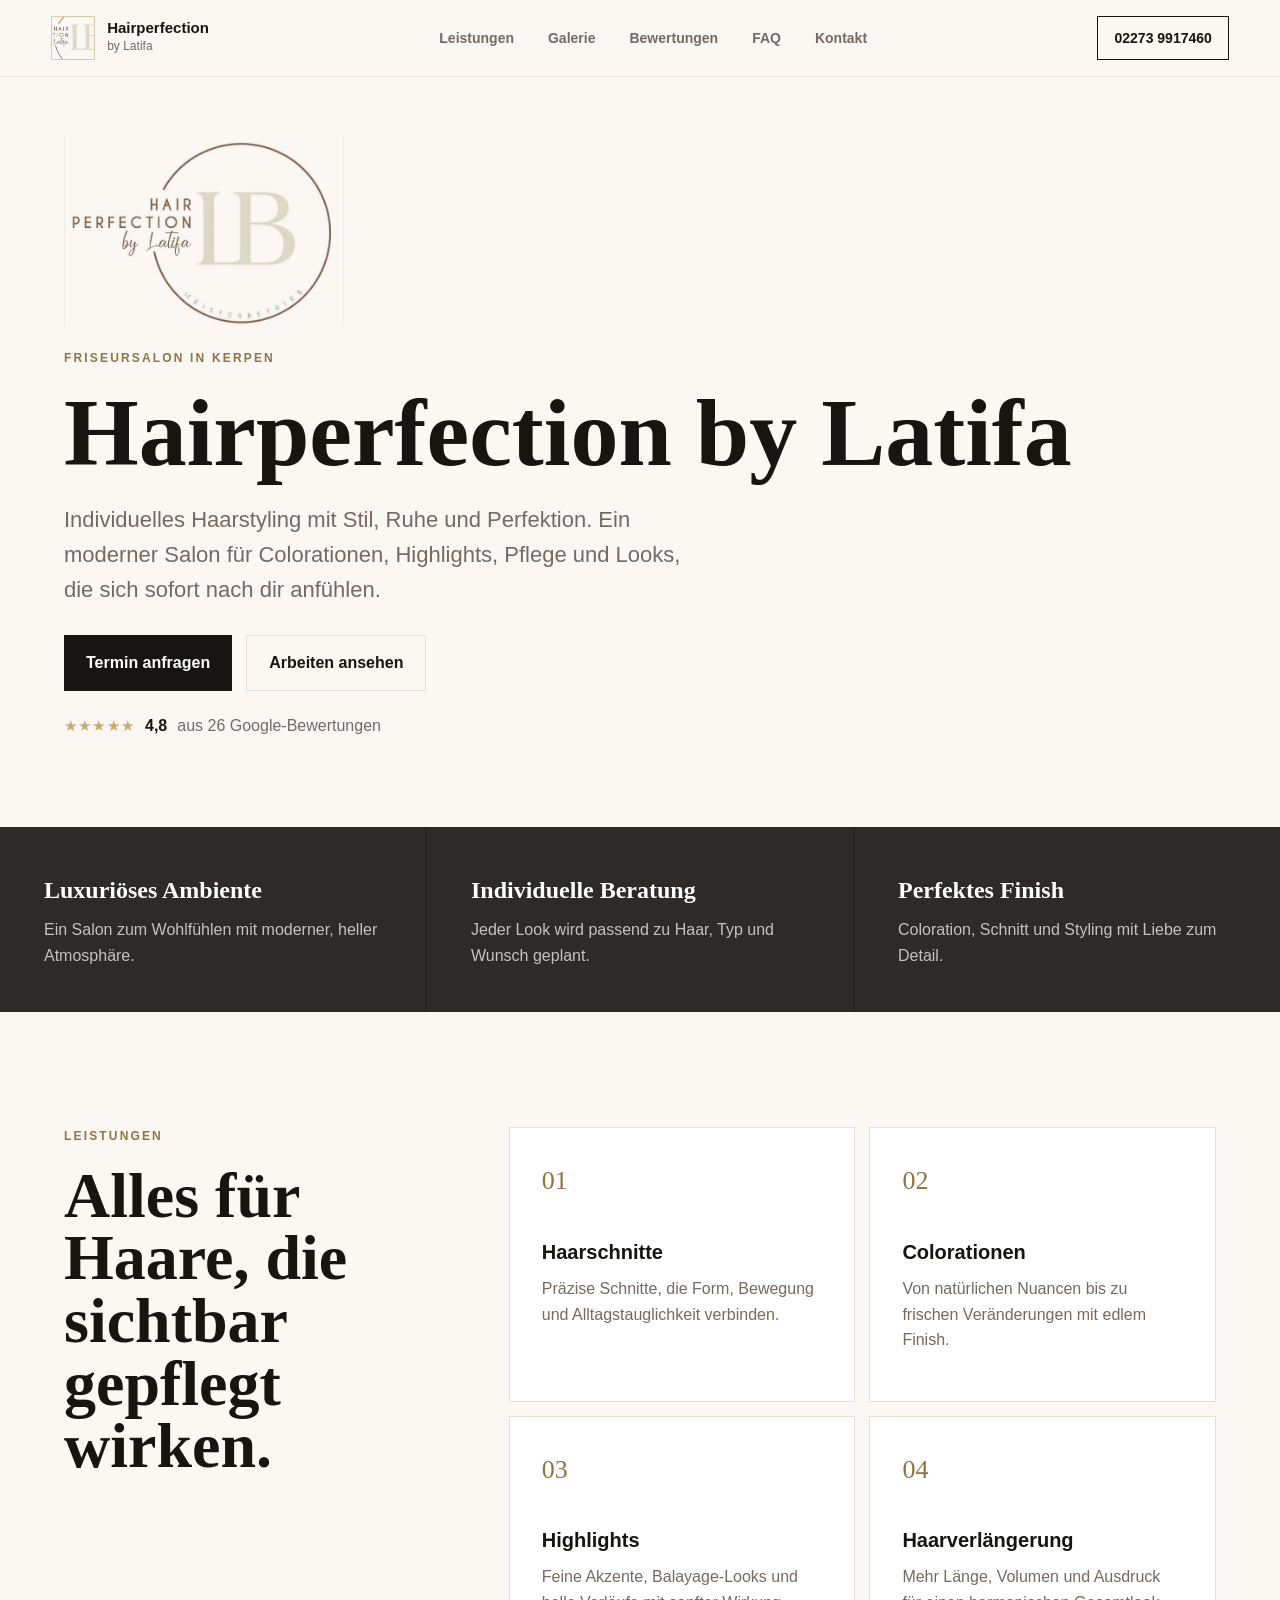
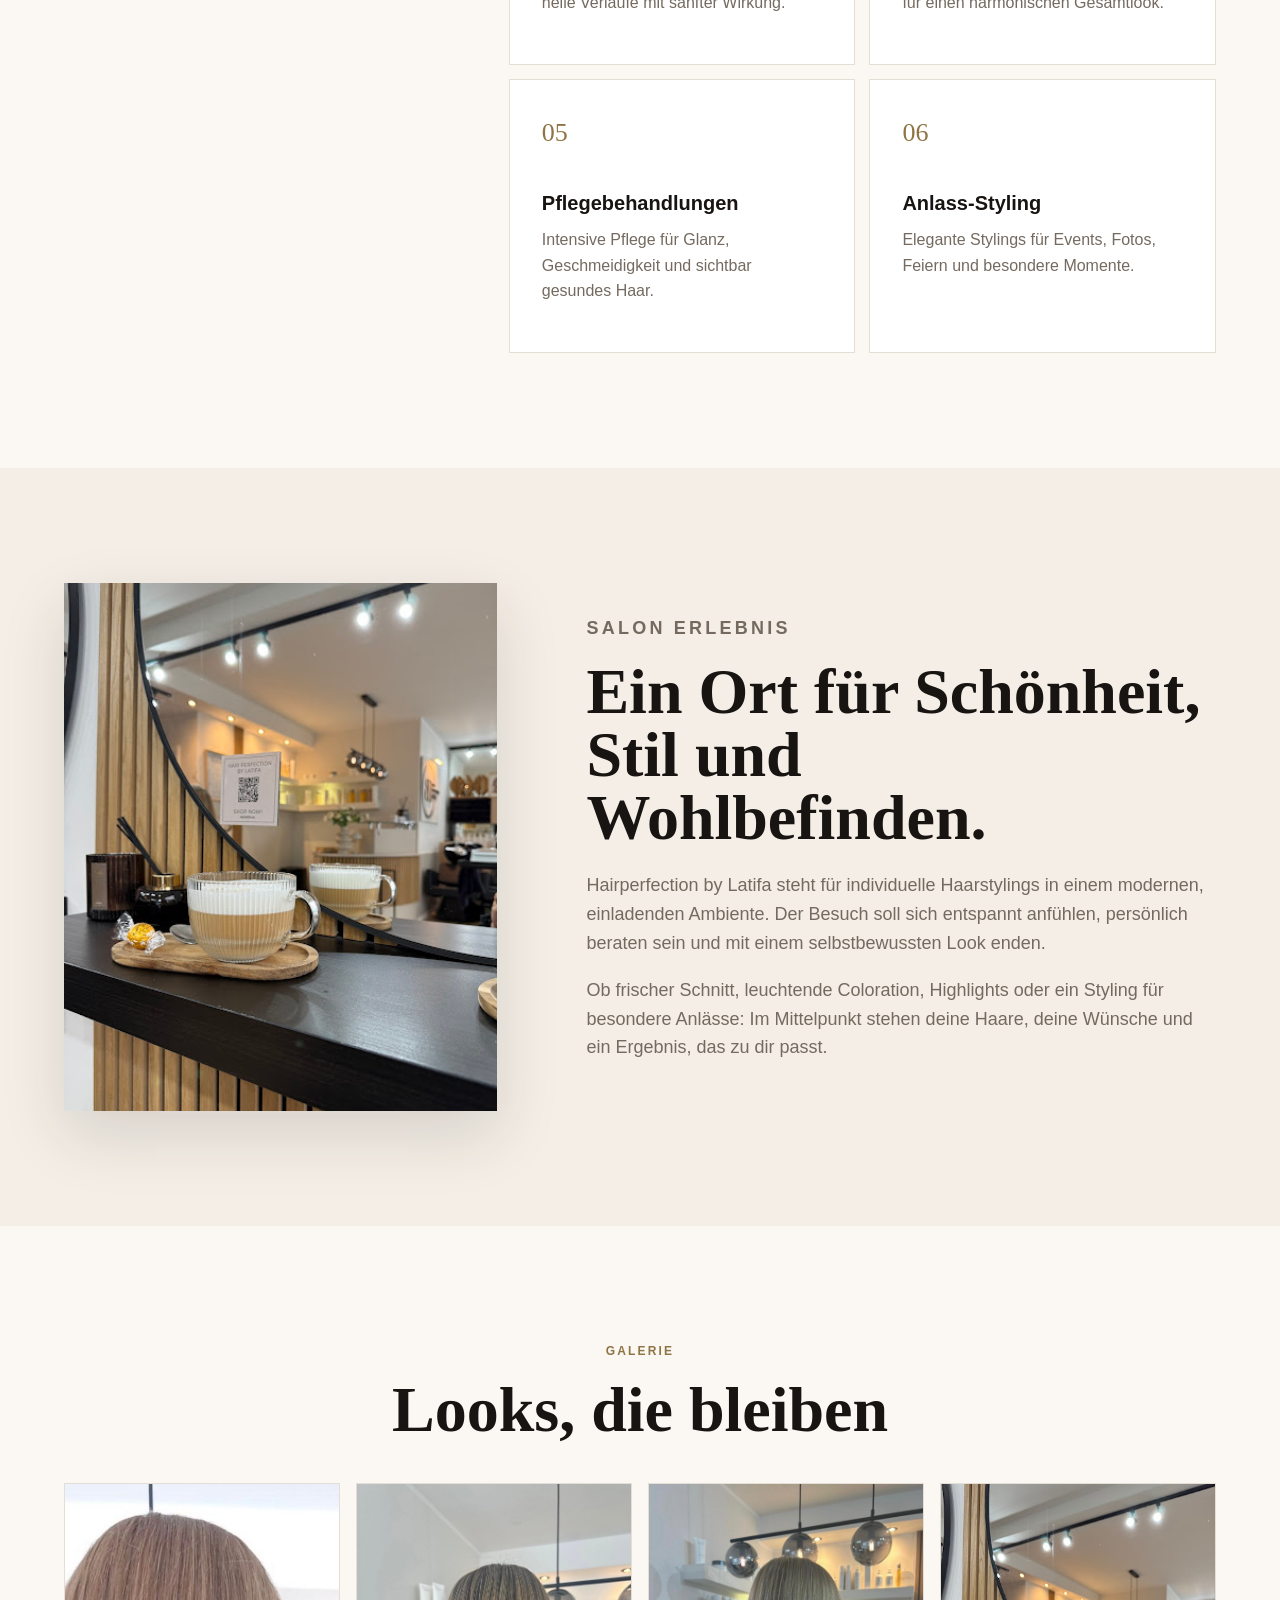
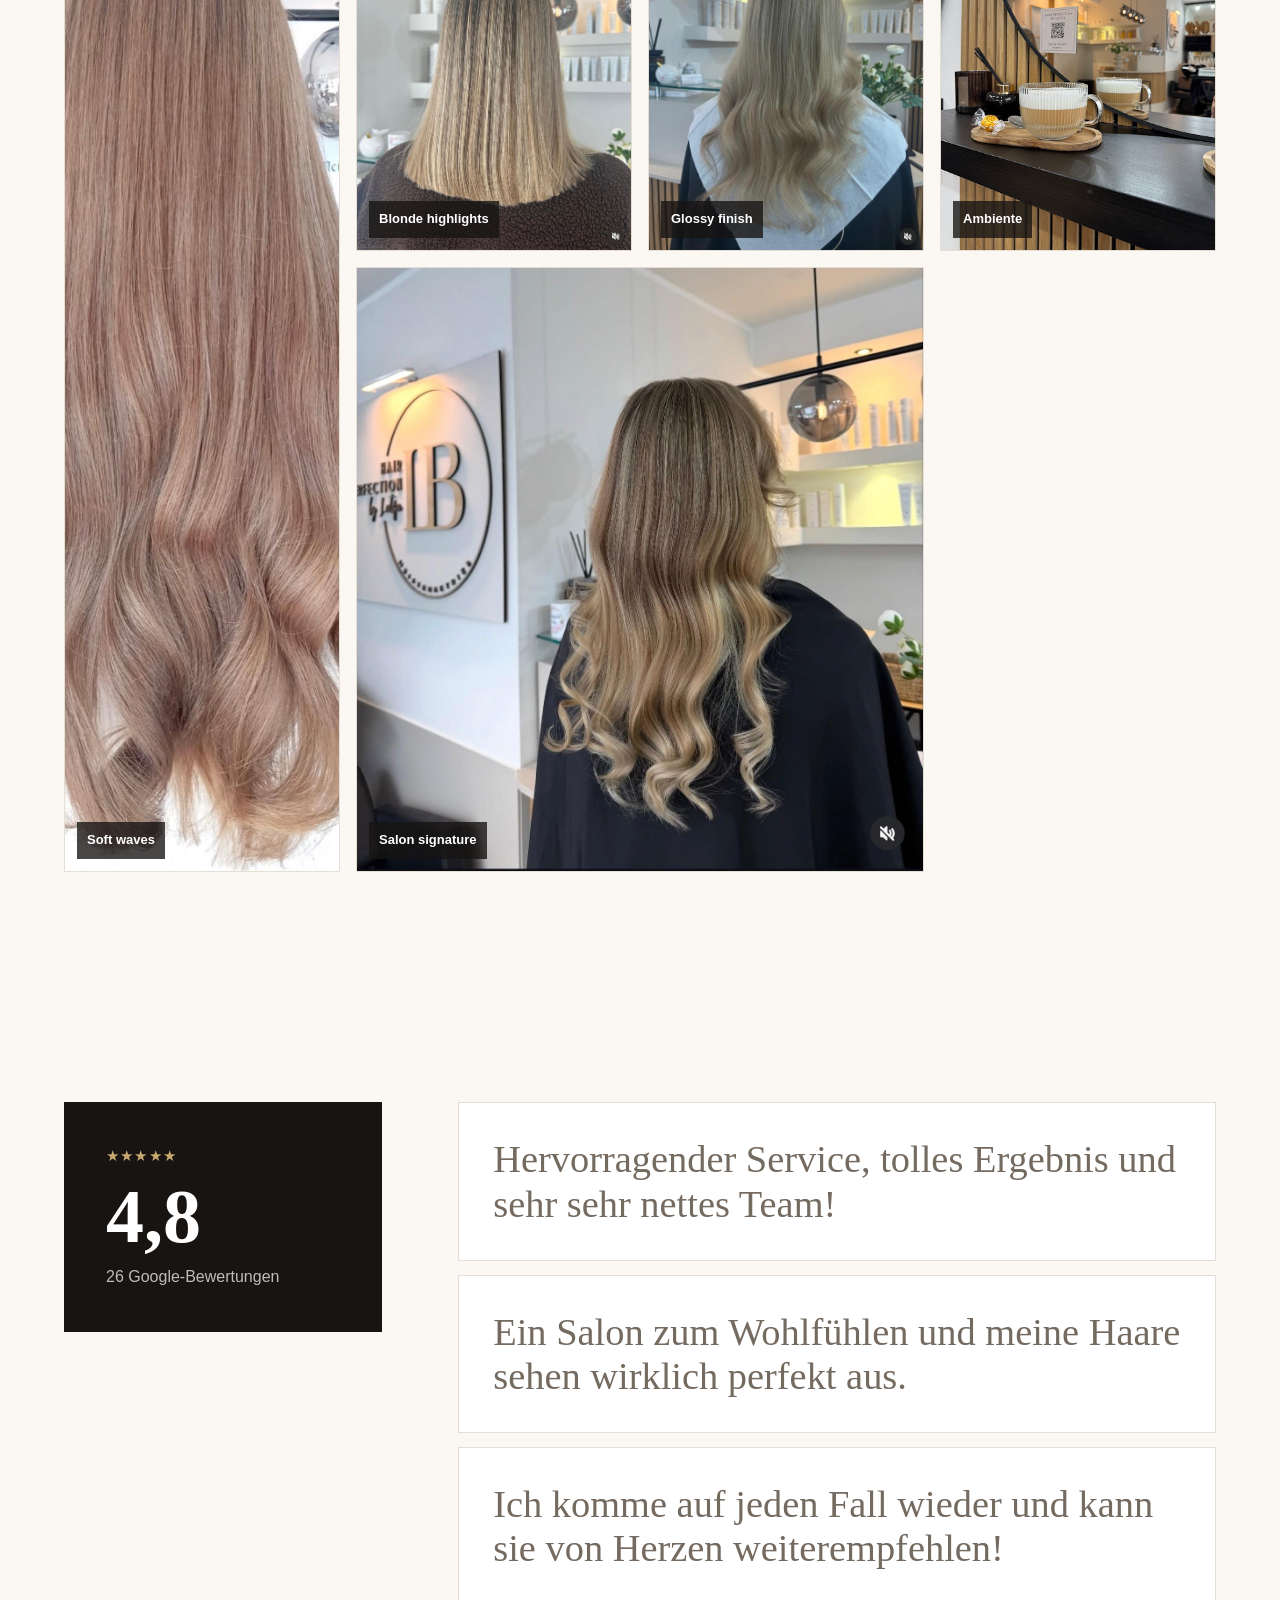
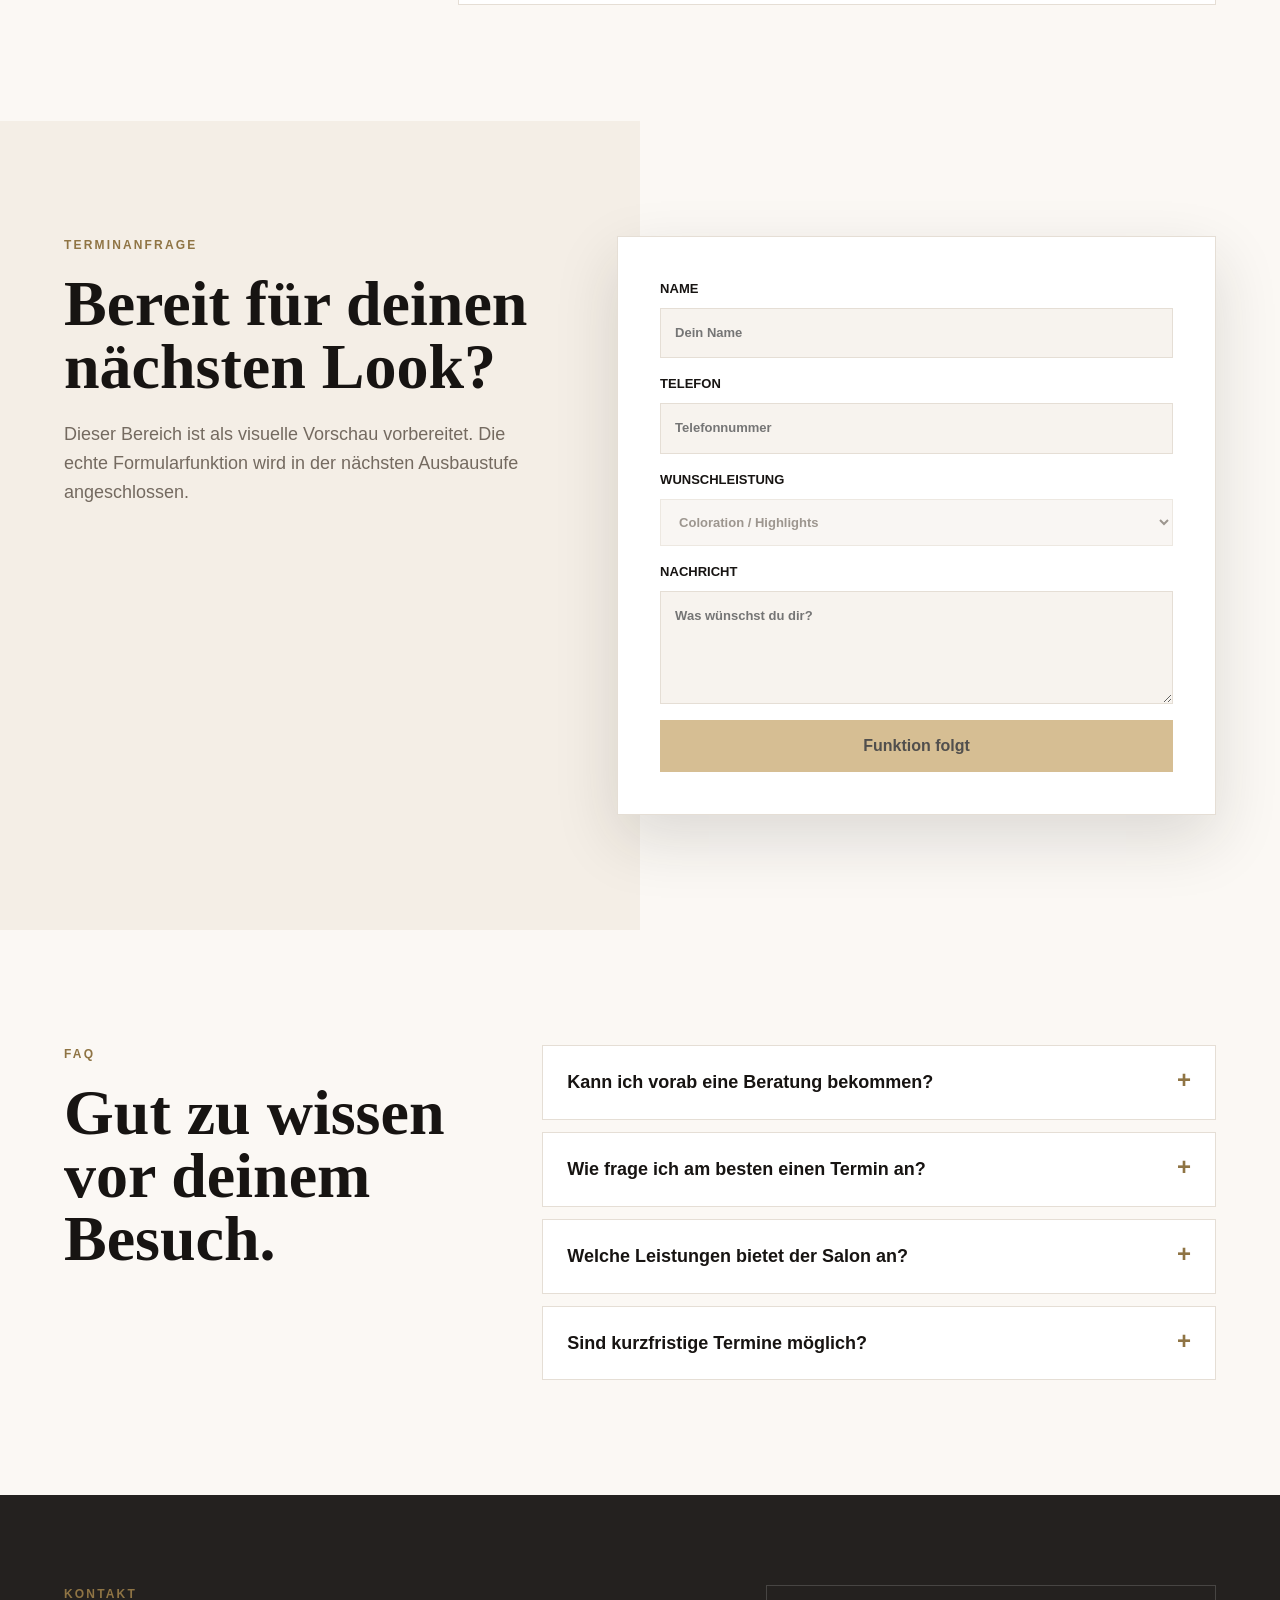
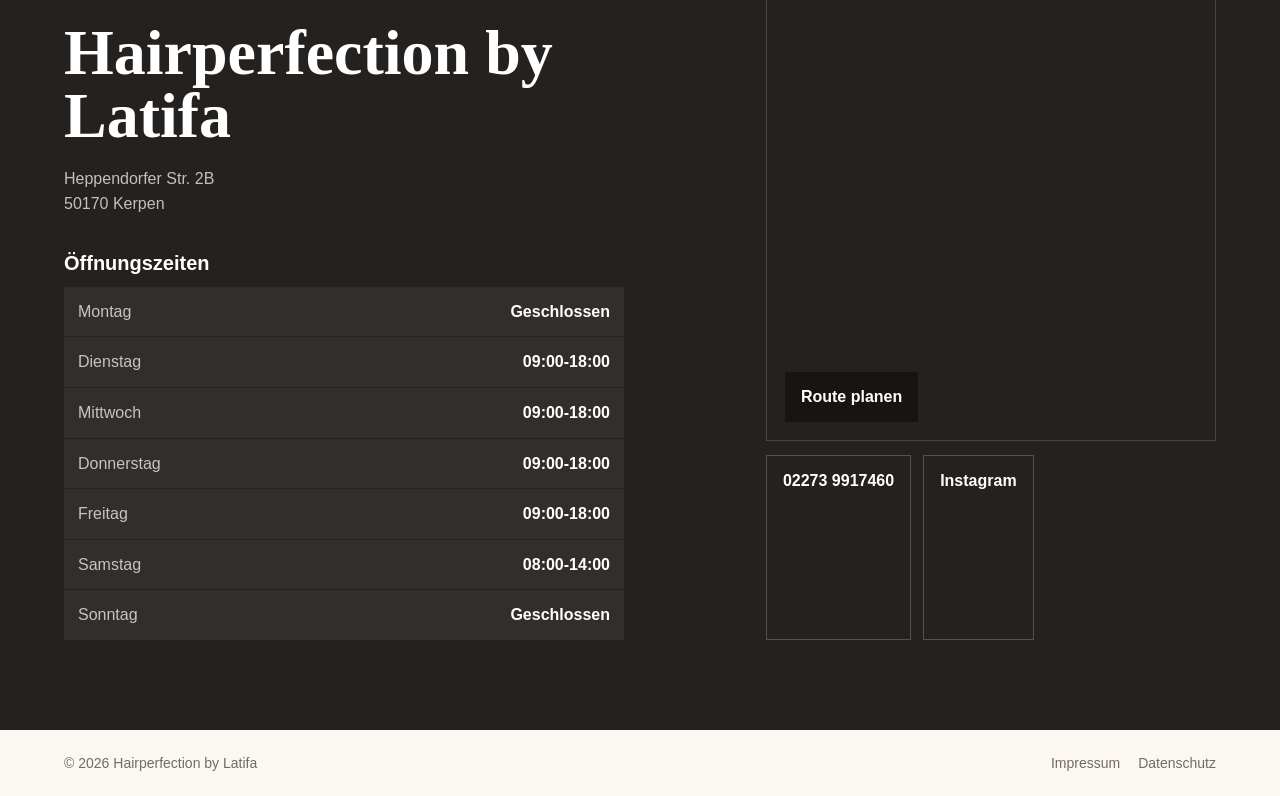
<file: index.html>
<!doctype html>
<html lang="de">
  <head>
    <meta charset="utf-8">
    <meta name="viewport" content="width=device-width, initial-scale=1">
    <meta
      name="description"
      content="Hairperfection by Latifa in Kerpen: individuelle Haarschnitte, Colorationen, Highlights, Haarverlängerungen, Pflegebehandlungen und Styling."
    >
    <title>Hairperfection by Latifa | Friseursalon in Kerpen</title>
    <link rel="stylesheet" href="styles.css">
  </head>
  <body>
    <header class="site-header" aria-label="Hauptnavigation">
      <a class="brand" href="#top" aria-label="Hairperfection by Latifa Startseite">
        <span class="brand-mark">
          <img src="Bildmaterial/Logo.jpeg" alt="" aria-hidden="true">
        </span>
        <span>
          <strong>Hairperfection</strong>
          <small>by Latifa</small>
        </span>
      </a>

      <nav class="nav-links" aria-label="Seitennavigation">
        <a href="#leistungen">Leistungen</a>
        <a href="#galerie">Galerie</a>
        <a href="#bewertungen">Bewertungen</a>
        <a href="#faq">FAQ</a>
        <a href="#kontakt">Kontakt</a>
      </nav>

      <a class="header-action" href="tel:022739917460">02273 9917460</a>
    </header>

    <main id="top">
      <section class="hero section">
        <div class="hero-copy">
          <img
            class="hero-logo"
            src="Bildmaterial/Logo.jpeg"
            alt="Hairperfection by Latifa Logo"
          >
          <p class="eyebrow">Friseursalon in Kerpen</p>
          <h1>Hairperfection by Latifa</h1>
          <p class="hero-text">
            Individuelles Haarstyling mit Stil, Ruhe und Perfektion. Ein moderner Salon
            f&uuml;r Colorationen, Highlights, Pflege und Looks, die sich sofort nach dir
            anf&uuml;hlen.
          </p>

          <div class="hero-actions" aria-label="Kontaktaktionen">
            <a class="button primary" href="#termin">Termin anfragen</a>
            <a class="button secondary" href="#galerie">Arbeiten ansehen</a>
          </div>

          <div class="rating-strip" aria-label="Google Bewertung 4,8 von 5 Sternen bei 26 Rezensionen">
            <span class="stars" aria-hidden="true">★★★★★</span>
            <strong>4,8</strong>
            <span>aus 26 Google-Bewertungen</span>
          </div>
        </div>
      </section>

      <section class="intro-band" aria-label="Kurzprofil">
        <div>
          <strong>Luxuri&ouml;ses Ambiente</strong>
          <span>Ein Salon zum Wohlf&uuml;hlen mit moderner, heller Atmosph&auml;re.</span>
        </div>
        <div>
          <strong>Individuelle Beratung</strong>
          <span>Jeder Look wird passend zu Haar, Typ und Wunsch geplant.</span>
        </div>
        <div>
          <strong>Perfektes Finish</strong>
          <span>Coloration, Schnitt und Styling mit Liebe zum Detail.</span>
        </div>
      </section>

      <section class="section split" id="leistungen">
        <div class="section-heading">
          <p class="eyebrow">Leistungen</p>
          <h2>Alles f&uuml;r Haare, die sichtbar gepflegt wirken.</h2>
        </div>

        <div class="service-grid">
          <article class="service-card">
            <span>01</span>
            <h3>Haarschnitte</h3>
            <p>Pr&auml;zise Schnitte, die Form, Bewegung und Alltagstauglichkeit verbinden.</p>
          </article>
          <article class="service-card">
            <span>02</span>
            <h3>Colorationen</h3>
            <p>Von nat&uuml;rlichen Nuancen bis zu frischen Ver&auml;nderungen mit edlem Finish.</p>
          </article>
          <article class="service-card">
            <span>03</span>
            <h3>Highlights</h3>
            <p>Feine Akzente, Balayage-Looks und helle Verl&auml;ufe mit sanfter Wirkung.</p>
          </article>
          <article class="service-card">
            <span>04</span>
            <h3>Haarverl&auml;ngerung</h3>
            <p>Mehr L&auml;nge, Volumen und Ausdruck f&uuml;r einen harmonischen Gesamtlook.</p>
          </article>
          <article class="service-card">
            <span>05</span>
            <h3>Pflegebehandlungen</h3>
            <p>Intensive Pflege f&uuml;r Glanz, Geschmeidigkeit und sichtbar gesundes Haar.</p>
          </article>
          <article class="service-card">
            <span>06</span>
            <h3>Anlass-Styling</h3>
            <p>Elegante Stylings f&uuml;r Events, Fotos, Feiern und besondere Momente.</p>
          </article>
        </div>
      </section>

      <section class="section story-section">
        <div class="story-image">
          <img
            src="Bildmaterial/unnamed.jpg"
            alt="Kaffee und moderner Salonbereich bei Hairperfection by Latifa"
          >
        </div>
        <div class="story-copy">
          <p class="eyebrow">Salon Erlebnis</p>
          <h2>Ein Ort f&uuml;r Sch&ouml;nheit, Stil und Wohlbefinden.</h2>
          <p>
            Hairperfection by Latifa steht f&uuml;r individuelle Haarstylings in einem
            modernen, einladenden Ambiente. Der Besuch soll sich entspannt anf&uuml;hlen,
            pers&ouml;nlich beraten sein und mit einem selbstbewussten Look enden.
          </p>
          <p>
            Ob frischer Schnitt, leuchtende Coloration, Highlights oder ein Styling f&uuml;r
            besondere Anl&auml;sse: Im Mittelpunkt stehen deine Haare, deine W&uuml;nsche und ein
            Ergebnis, das zu dir passt.
          </p>
        </div>
      </section>

      <section class="section gallery-section" id="galerie">
        <div class="section-heading centered">
          <p class="eyebrow">Galerie</p>
          <h2>Looks, die bleiben</h2>
        </div>

        <div class="gallery-grid">
          <figure class="gallery-item tall">
            <img
              src="Bildmaterial/WhatsApp%20Image%202026-05-09%20at%2011.45.38.jpeg"
              alt="Langes hellbraunes Haar mit weichen Wellen"
            >
            <figcaption>Soft waves</figcaption>
          </figure>
          <figure class="gallery-item">
            <img
              src="Bildmaterial/WhatsApp%20Image%202026-05-09%20at%2011.45.39.jpeg"
              alt="Blonder Long Bob mit feinen Highlights"
            >
            <figcaption>Blonde highlights</figcaption>
          </figure>
          <figure class="gallery-item">
            <img
              src="Bildmaterial/WhatsApp%20Image%202026-05-09%20at%2011.45.39-2.jpeg"
              alt="Blondes Haar mit sanftem Wellenstyling"
            >
            <figcaption>Glossy finish</figcaption>
          </figure>
          <figure class="gallery-item wide">
            <img
              src="Bildmaterial/WhatsApp%20Image%202026-05-09%20at%2011.45.39-3.jpeg"
              alt="Haarstyling mit sichtbarem Hairperfection by Latifa Logo im Salon"
            >
            <figcaption>Salon signature</figcaption>
          </figure>
          <figure class="gallery-item ambience">
            <img
              src="Bildmaterial/unnamed.jpg"
              alt="Salonambiente mit Kaffee und Spiegel"
            >
            <figcaption>Ambiente</figcaption>
          </figure>
        </div>
      </section>

      <section class="section reviews-section" id="bewertungen">
        <div class="review-score">
          <span class="stars" aria-hidden="true">★★★★★</span>
          <strong>4,8</strong>
          <p>26 Google-Bewertungen</p>
        </div>

        <div class="review-list">
          <blockquote>
            <p>Hervorragender Service, tolles Ergebnis und sehr sehr nettes Team!</p>
          </blockquote>
          <blockquote>
            <p>Ein Salon zum Wohlf&uuml;hlen und meine Haare sehen wirklich perfekt aus.</p>
          </blockquote>
          <blockquote>
            <p>Ich komme auf jeden Fall wieder und kann sie von Herzen weiterempfehlen!</p>
          </blockquote>
        </div>
      </section>

      <section class="section appointment-section" id="termin">
        <div class="section-heading">
          <p class="eyebrow">Terminanfrage</p>
          <h2>Bereit f&uuml;r deinen n&auml;chsten Look?</h2>
          <p>
            Dieser Bereich ist als visuelle Vorschau vorbereitet. Die echte Formularfunktion
            wird in der n&auml;chsten Ausbaustufe angeschlossen.
          </p>
        </div>

        <form class="appointment-form" aria-label="Visuelles Terminanfrageformular">
          <label>
            Name
            <input type="text" name="name" placeholder="Dein Name" disabled>
          </label>
          <label>
            Telefon
            <input type="tel" name="phone" placeholder="Telefonnummer" disabled>
          </label>
          <label>
            Wunschleistung
            <select name="service" disabled>
              <option>Coloration / Highlights</option>
              <option>Haarschnitt</option>
              <option>Pflegebehandlung</option>
              <option>Anlass-Styling</option>
            </select>
          </label>
          <label>
            Nachricht
            <textarea name="message" rows="4" placeholder="Was w&uuml;nschst du dir?" disabled></textarea>
          </label>
          <button type="button" disabled>Funktion folgt</button>
        </form>
      </section>

      <section class="section faq-section" id="faq">
        <div class="section-heading">
          <p class="eyebrow">FAQ</p>
          <h2>Gut zu wissen vor deinem Besuch.</h2>
        </div>

        <div class="faq-list">
          <details>
            <summary>Kann ich vorab eine Beratung bekommen?</summary>
            <p>
              Ja. Gerade bei Colorationen, Highlights oder gr&ouml;&szlig;eren Ver&auml;nderungen ist
              eine pers&ouml;nliche Beratung sinnvoll, damit Wunschlook, Haarzustand und
              Aufwand gut zusammenpassen.
            </p>
          </details>
          <details>
            <summary>Wie frage ich am besten einen Termin an?</summary>
            <p>
              Aktuell am besten telefonisch unter 02273 9917460. Das Anfrageformular ist
              bereits optisch vorbereitet und wird sp&auml;ter technisch angeschlossen.
            </p>
          </details>
          <details>
            <summary>Welche Leistungen bietet der Salon an?</summary>
            <p>
              Hairperfection by Latifa bietet Haarschnitte, Colorationen, Highlights,
              Haarverl&auml;ngerungen, Pflegebehandlungen und Stylings f&uuml;r besondere
              Anl&auml;sse an.
            </p>
          </details>
          <details>
            <summary>Sind kurzfristige Termine m&ouml;glich?</summary>
            <p>
              Das h&auml;ngt von der aktuellen Auslastung ab. Ein kurzer Anruf ist der
              schnellste Weg, um freie Zeiten zu kl&auml;ren.
            </p>
          </details>
        </div>
      </section>

      <section class="contact-section" id="kontakt">
        <div class="contact-copy">
          <div>
            <p class="eyebrow">Kontakt</p>
            <h2>Hairperfection by Latifa</h2>
            <address>
              Heppendorfer Str. 2B<br>
              50170 Kerpen
            </address>
          </div>

          <div class="opening-hours" aria-label="Oeffnungszeiten">
            <h3>&Ouml;ffnungszeiten</h3>
            <dl>
              <div><dt>Montag</dt><dd>Geschlossen</dd></div>
              <div><dt>Dienstag</dt><dd>09:00-18:00</dd></div>
              <div><dt>Mittwoch</dt><dd>09:00-18:00</dd></div>
              <div><dt>Donnerstag</dt><dd>09:00-18:00</dd></div>
              <div><dt>Freitag</dt><dd>09:00-18:00</dd></div>
              <div><dt>Samstag</dt><dd>08:00-14:00</dd></div>
              <div><dt>Sonntag</dt><dd>Geschlossen</dd></div>
            </dl>
          </div>
        </div>

        <div class="contact-panel">
          <div class="map-card" aria-label="Google Maps Standort Hairperfection by Latifa">
            <iframe
              title="Google Maps Standort Hairperfection by Latifa"
              src="https://maps.google.com/maps?q=Heppendorfer%20Str.%202B%2C%2050170%20Kerpen&t=&z=15&ie=UTF8&iwloc=&output=embed"
              loading="lazy"
              referrerpolicy="no-referrer-when-downgrade"
            ></iframe>
            <a
              class="map-route"
              href="https://www.google.com/maps/dir/?api=1&destination=Heppendorfer%20Str.%202B%2C%2050170%20Kerpen"
              target="_blank"
              rel="noreferrer"
            >
              Route planen
            </a>
          </div>

          <div class="contact-actions">
            <a href="tel:022739917460">02273 9917460</a>
            <a href="https://www.instagram.com/hairperfection.bylatifa/" target="_blank" rel="noreferrer">Instagram</a>
          </div>
        </div>
      </section>

    </main>

    <footer class="site-footer">
      <span>© <span id="year"></span> Hairperfection by Latifa</span>
      <nav aria-label="Rechtliches">
        <a href="impressum.html">Impressum</a>
        <a href="datenschutz.html">Datenschutz</a>
      </nav>
    </footer>

    <script src="script.js"></script>
  </body>
</html>
</file>
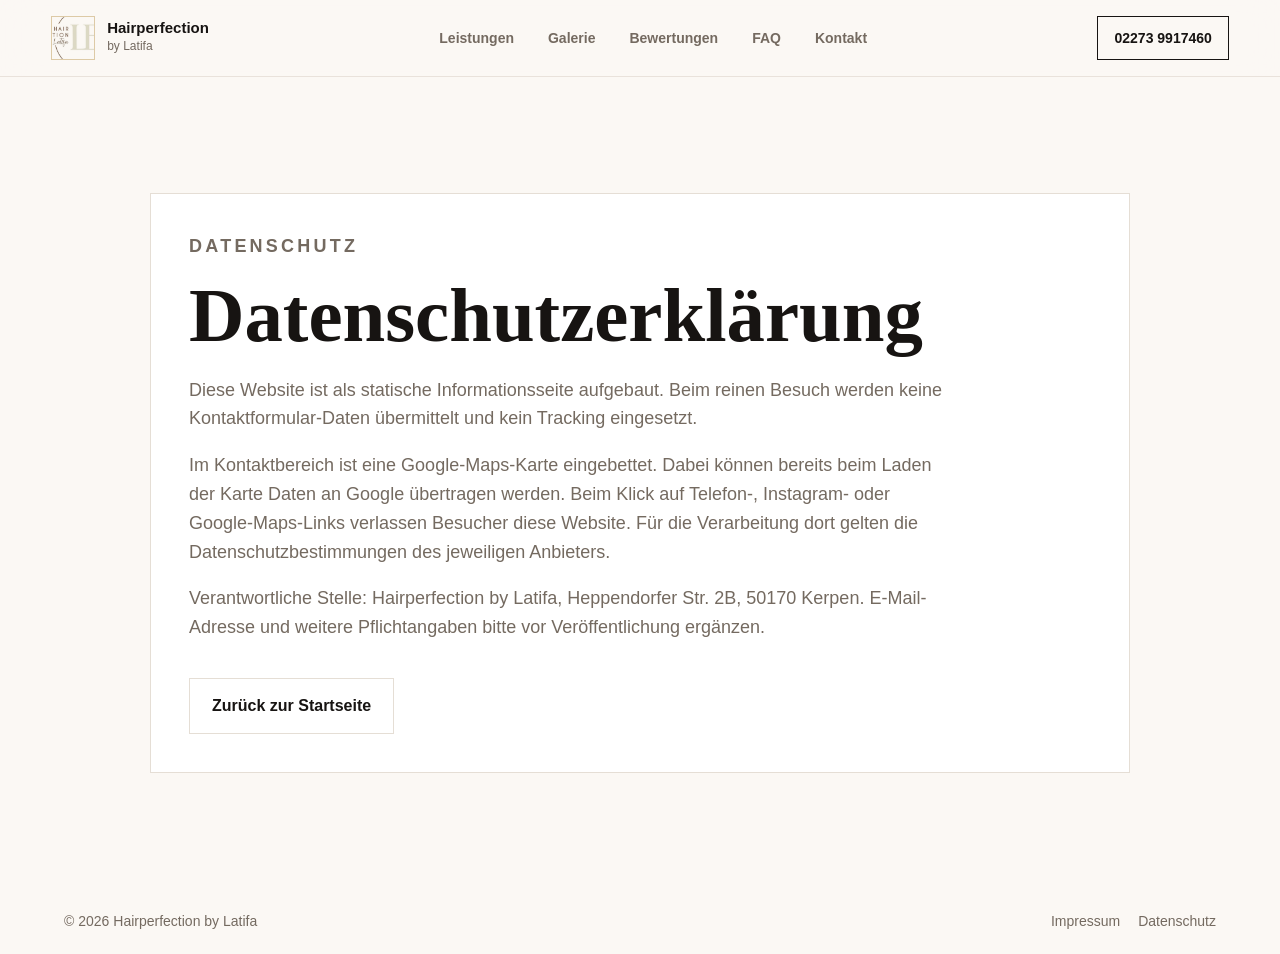
<file: datenschutz.html>
<!doctype html>
<html lang="de">
  <head>
    <meta charset="utf-8">
    <meta name="viewport" content="width=device-width, initial-scale=1">
    <meta name="description" content="Datenschutzerklaerung von Hairperfection by Latifa in Kerpen.">
    <title>Datenschutz | Hairperfection by Latifa</title>
    <link rel="stylesheet" href="styles.css">
  </head>
  <body>
    <header class="site-header" aria-label="Hauptnavigation">
      <a class="brand" href="index.html" aria-label="Zur Startseite">
        <span class="brand-mark">
          <img src="Bildmaterial/Logo.jpeg" alt="" aria-hidden="true">
        </span>
        <span>
          <strong>Hairperfection</strong>
          <small>by Latifa</small>
        </span>
      </a>

      <nav class="nav-links" aria-label="Seitennavigation">
        <a href="index.html#leistungen">Leistungen</a>
        <a href="index.html#galerie">Galerie</a>
        <a href="index.html#bewertungen">Bewertungen</a>
        <a href="index.html#faq">FAQ</a>
        <a href="index.html#kontakt">Kontakt</a>
      </nav>

      <a class="header-action" href="tel:022739917460">02273 9917460</a>
    </header>

    <main>
      <section class="legal-page">
        <article class="legal-card">
          <p class="eyebrow">Datenschutz</p>
          <h1>Datenschutzerkl&auml;rung</h1>
          <p>
            Diese Website ist als statische Informationsseite aufgebaut. Beim reinen
            Besuch werden keine Kontaktformular-Daten &uuml;bermittelt und kein Tracking
            eingesetzt.
          </p>
          <p>
            Im Kontaktbereich ist eine Google-Maps-Karte eingebettet. Dabei k&ouml;nnen
            bereits beim Laden der Karte Daten an Google &uuml;bertragen werden. Beim Klick
            auf Telefon-, Instagram- oder Google-Maps-Links verlassen Besucher diese
            Website. F&uuml;r die Verarbeitung dort gelten die Datenschutzbestimmungen des
            jeweiligen Anbieters.
          </p>
          <p>
            Verantwortliche Stelle: Hairperfection by Latifa, Heppendorfer Str. 2B,
            50170 Kerpen. E-Mail-Adresse und weitere Pflichtangaben bitte vor
            Ver&ouml;ffentlichung erg&auml;nzen.
          </p>
          <a class="button secondary legal-back" href="index.html">Zur&uuml;ck zur Startseite</a>
        </article>
      </section>
    </main>

    <footer class="site-footer">
      <span>© <span id="year"></span> Hairperfection by Latifa</span>
      <nav aria-label="Rechtliches">
        <a href="impressum.html">Impressum</a>
        <a href="datenschutz.html">Datenschutz</a>
      </nav>
    </footer>

    <script src="script.js"></script>
  </body>
</html>
</file>
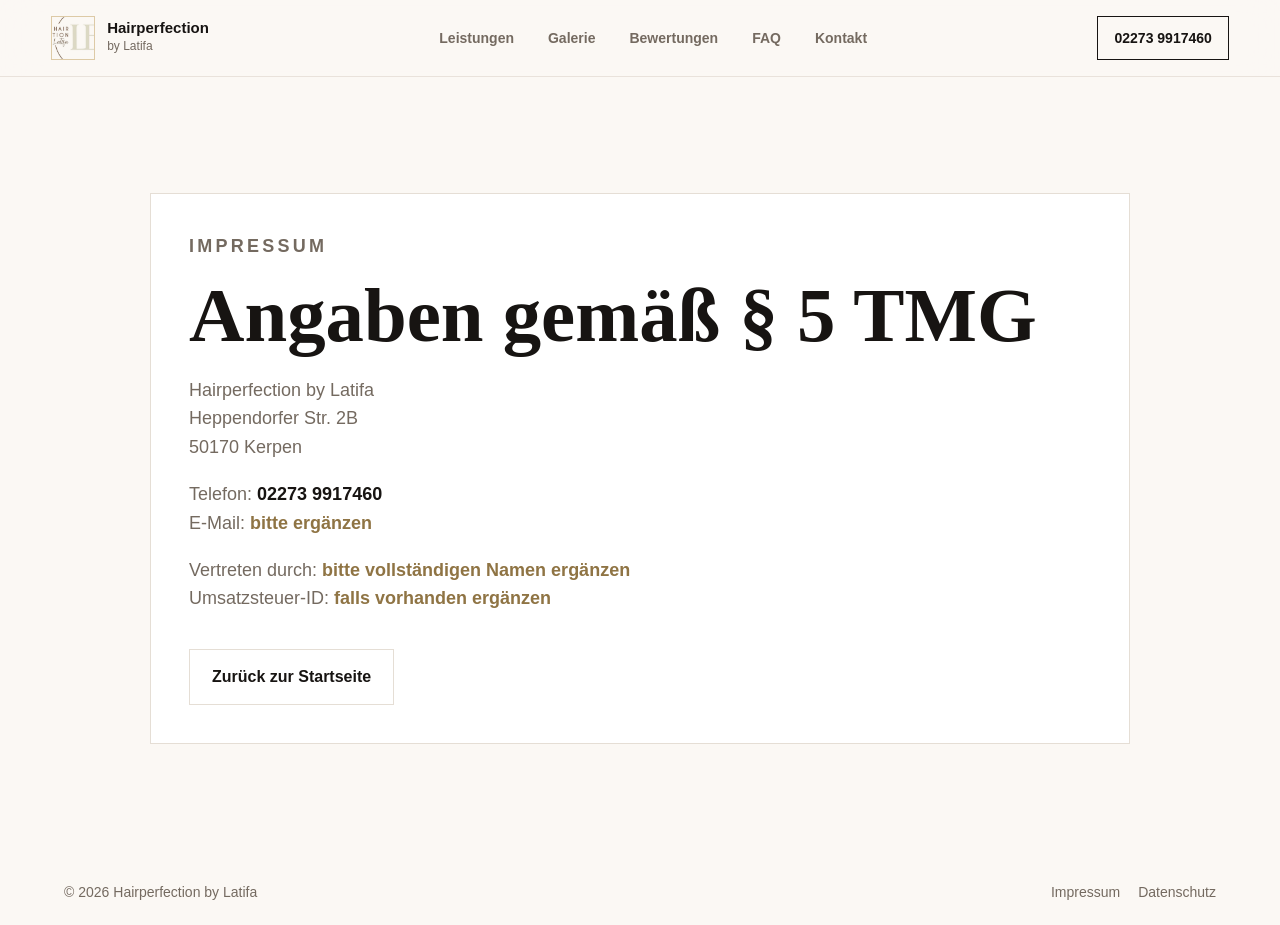
<file: impressum.html>
<!doctype html>
<html lang="de">
  <head>
    <meta charset="utf-8">
    <meta name="viewport" content="width=device-width, initial-scale=1">
    <meta name="description" content="Impressum von Hairperfection by Latifa in Kerpen.">
    <title>Impressum | Hairperfection by Latifa</title>
    <link rel="stylesheet" href="styles.css">
  </head>
  <body>
    <header class="site-header" aria-label="Hauptnavigation">
      <a class="brand" href="index.html" aria-label="Zur Startseite">
        <span class="brand-mark">
          <img src="Bildmaterial/Logo.jpeg" alt="" aria-hidden="true">
        </span>
        <span>
          <strong>Hairperfection</strong>
          <small>by Latifa</small>
        </span>
      </a>

      <nav class="nav-links" aria-label="Seitennavigation">
        <a href="index.html#leistungen">Leistungen</a>
        <a href="index.html#galerie">Galerie</a>
        <a href="index.html#bewertungen">Bewertungen</a>
        <a href="index.html#faq">FAQ</a>
        <a href="index.html#kontakt">Kontakt</a>
      </nav>

      <a class="header-action" href="tel:022739917460">02273 9917460</a>
    </header>

    <main>
      <section class="legal-page">
        <article class="legal-card">
          <p class="eyebrow">Impressum</p>
          <h1>Angaben gem&auml;&szlig; § 5 TMG</h1>
          <p>
            Hairperfection by Latifa<br>
            Heppendorfer Str. 2B<br>
            50170 Kerpen
          </p>
          <p>
            Telefon: <a href="tel:022739917460">02273 9917460</a><br>
            E-Mail: <span class="placeholder">bitte erg&auml;nzen</span>
          </p>
          <p>
            Vertreten durch: <span class="placeholder">bitte vollst&auml;ndigen Namen erg&auml;nzen</span><br>
            Umsatzsteuer-ID: <span class="placeholder">falls vorhanden erg&auml;nzen</span>
          </p>
          <a class="button secondary legal-back" href="index.html">Zur&uuml;ck zur Startseite</a>
        </article>
      </section>
    </main>

    <footer class="site-footer">
      <span>© <span id="year"></span> Hairperfection by Latifa</span>
      <nav aria-label="Rechtliches">
        <a href="impressum.html">Impressum</a>
        <a href="datenschutz.html">Datenschutz</a>
      </nav>
    </footer>

    <script src="script.js"></script>
  </body>
</html>
</file>
<file: styles.css>
:root {
  --ink: #171412;
  --muted: #746a60;
  --line: #e5ded5;
  --paper: #fbf8f4;
  --cream: #f4eee6;
  --champagne: #c8a96f;
  --champagne-dark: #8f7444;
  --charcoal: #24211f;
  --white: #ffffff;
  --shadow: 0 24px 60px rgba(36, 33, 31, 0.14);
  --radius: 8px;
}

* {
  box-sizing: border-box;
}

html {
  scroll-behavior: smooth;
}

body {
  margin: 0;
  background: var(--paper);
  color: var(--ink);
  font-family: -apple-system, BlinkMacSystemFont, "Segoe UI", Arial, sans-serif;
  line-height: 1.6;
}

img {
  display: block;
  width: 100%;
}

a {
  color: inherit;
  text-decoration: none;
}

.site-header {
  align-items: center;
  backdrop-filter: blur(18px);
  background: rgba(251, 248, 244, 0.88);
  border-bottom: 1px solid rgba(229, 222, 213, 0.8);
  display: flex;
  gap: 24px;
  justify-content: space-between;
  left: 0;
  padding: 16px clamp(20px, 4vw, 64px);
  position: sticky;
  right: 0;
  top: 0;
  z-index: 10;
}

.brand {
  align-items: center;
  display: inline-flex;
  gap: 12px;
  min-width: max-content;
}

.brand-mark {
  align-items: center;
  background: var(--paper);
  border: 1px solid rgba(200, 169, 111, 0.58);
  display: inline-flex;
  height: 44px;
  justify-content: center;
  overflow: hidden;
  width: 44px;
}

.brand-mark img {
  height: 100%;
  mix-blend-mode: multiply;
  object-fit: cover;
  object-position: center;
  transform: scale(1.58);
}

.brand strong,
.brand small {
  display: block;
}

.brand strong {
  font-size: 15px;
  line-height: 1.1;
}

.brand small {
  color: var(--muted);
  font-size: 12px;
}

.nav-links {
  align-items: center;
  display: flex;
  gap: clamp(16px, 3vw, 34px);
  font-size: 14px;
  font-weight: 600;
}

.nav-links a {
  color: var(--muted);
}

.nav-links a:hover,
.header-action:hover,
.contact-actions a:hover,
.site-footer a:hover {
  color: var(--champagne-dark);
}

.header-action {
  border: 1px solid var(--ink);
  font-size: 14px;
  font-weight: 700;
  padding: 10px 16px;
}

.section {
  padding: clamp(72px, 9vw, 132px) clamp(20px, 5vw, 76px);
}

.hero {
  display: block;
  min-height: auto;
  padding-top: clamp(34px, 4.5vw, 64px);
  padding-bottom: clamp(54px, 7vw, 88px);
}

.hero-copy {
  max-width: 1120px;
}

.hero-logo {
  height: auto;
  margin-bottom: 22px;
  max-width: min(280px, 66vw);
  mix-blend-mode: multiply;
}

.eyebrow {
  color: var(--champagne-dark);
  font-size: 12px;
  font-weight: 800;
  letter-spacing: 0.18em;
  margin: 0 0 18px;
  text-transform: uppercase;
}

h1,
h2,
h3,
p {
  margin-top: 0;
}

h1,
h2 {
  font-family: Georgia, "Times New Roman", serif;
  line-height: 0.98;
}

h1 {
  font-size: clamp(58px, 7.5vw, 104px);
  margin-bottom: 22px;
  max-width: 1040px;
}

h2 {
  font-size: clamp(36px, 5vw, 72px);
  margin-bottom: 22px;
}

h3 {
  font-size: 20px;
  line-height: 1.2;
  margin-bottom: 12px;
}

.hero-text {
  color: var(--muted);
  font-size: clamp(18px, 2vw, 22px);
  max-width: 620px;
}

.hero-actions {
  display: flex;
  flex-wrap: wrap;
  gap: 14px;
  margin: 28px 0 22px;
}

.button {
  align-items: center;
  display: inline-flex;
  font-weight: 800;
  justify-content: center;
  min-height: 52px;
  padding: 14px 22px;
}

.button.primary {
  background: var(--ink);
  color: var(--white);
}

.button.secondary {
  border: 1px solid var(--line);
  color: var(--ink);
}

.button:hover {
  transform: translateY(-1px);
}

.rating-strip,
.review-score {
  align-items: center;
  display: flex;
  gap: 10px;
}

.stars {
  color: var(--champagne);
  font-size: 15px;
  letter-spacing: 0.08em;
}

.rating-strip span:last-child {
  color: var(--muted);
}

.intro-band {
  background: var(--charcoal);
  color: var(--white);
  display: grid;
  gap: 1px;
  grid-template-columns: repeat(3, 1fr);
}

.intro-band div {
  background: rgba(255, 255, 255, 0.04);
  padding: clamp(24px, 4vw, 44px);
}

.intro-band strong,
.intro-band span {
  display: block;
}

.intro-band strong {
  font-family: Georgia, "Times New Roman", serif;
  font-size: 24px;
  margin-bottom: 8px;
}

.intro-band span {
  color: rgba(255, 255, 255, 0.72);
}

.split {
  display: grid;
  gap: clamp(34px, 5vw, 72px);
  grid-template-columns: 0.7fr 1.3fr;
}

.section-heading {
  max-width: 640px;
}

.section-heading p:not(.eyebrow) {
  color: var(--muted);
  font-size: 18px;
}

.section-heading.centered {
  margin: 0 auto 42px;
  max-width: 760px;
  text-align: center;
}

.service-grid {
  display: grid;
  gap: 14px;
  grid-template-columns: repeat(2, minmax(0, 1fr));
}

.service-card {
  background: var(--white);
  border: 1px solid var(--line);
  padding: clamp(22px, 3vw, 32px);
}

.service-card span {
  color: var(--champagne-dark);
  display: block;
  font-family: Georgia, "Times New Roman", serif;
  font-size: 26px;
  margin-bottom: 38px;
}

.service-card p,
.story-copy p,
.review-list p {
  color: var(--muted);
}

.story-section {
  align-items: center;
  background: var(--cream);
  display: grid;
  gap: clamp(36px, 7vw, 96px);
  grid-template-columns: minmax(260px, 0.55fr) minmax(0, 0.8fr);
}

.story-image {
  box-shadow: var(--shadow);
  overflow: hidden;
}

.story-image img {
  aspect-ratio: 0.82;
  height: 100%;
  object-fit: cover;
}

.story-copy {
  max-width: 680px;
}

.story-copy p {
  font-size: 18px;
}

.gallery-grid {
  display: grid;
  gap: 16px;
  grid-auto-flow: dense;
  grid-template-columns: repeat(4, 1fr);
}

.gallery-item {
  background: var(--white);
  border: 1px solid var(--line);
  margin: 0;
  min-height: 340px;
  overflow: hidden;
  position: relative;
}

.gallery-item.tall {
  grid-row: span 2;
  min-height: 700px;
}

.gallery-item.wide {
  grid-column: span 2;
}

.gallery-item.ambience {
  min-height: 280px;
}

.gallery-item img {
  height: 100%;
  object-fit: cover;
}

.gallery-item figcaption {
  background: rgba(23, 20, 18, 0.78);
  bottom: 12px;
  color: var(--white);
  font-size: 13px;
  font-weight: 700;
  left: 12px;
  padding: 8px 10px;
  position: absolute;
}

.reviews-section {
  align-items: start;
  display: grid;
  gap: clamp(34px, 6vw, 76px);
  grid-template-columns: 0.42fr 1fr;
}

.review-score {
  align-items: flex-start;
  background: var(--ink);
  color: var(--white);
  flex-direction: column;
  padding: clamp(26px, 4vw, 42px);
}

.review-score strong {
  font-family: Georgia, "Times New Roman", serif;
  font-size: 76px;
  line-height: 1;
}

.review-score p {
  color: rgba(255, 255, 255, 0.72);
  margin: 0;
}

.review-list {
  display: grid;
  gap: 14px;
}

.review-list blockquote {
  background: var(--white);
  border: 1px solid var(--line);
  margin: 0;
  padding: clamp(24px, 3vw, 34px);
}

.review-list p {
  font-family: Georgia, "Times New Roman", serif;
  font-size: clamp(25px, 3vw, 40px);
  line-height: 1.15;
  margin: 0;
}

.appointment-section {
  background: linear-gradient(90deg, var(--cream) 0%, var(--cream) 50%, var(--paper) 50%, var(--paper) 100%);
  display: grid;
  gap: clamp(32px, 6vw, 74px);
  grid-template-columns: 0.8fr 1fr;
}

.appointment-form {
  background: var(--white);
  border: 1px solid var(--line);
  box-shadow: var(--shadow);
  display: grid;
  gap: 16px;
  padding: clamp(22px, 4vw, 42px);
}

.appointment-form label {
  color: var(--ink);
  display: grid;
  font-size: 13px;
  font-weight: 800;
  gap: 8px;
  text-transform: uppercase;
}

.appointment-form input,
.appointment-form select,
.appointment-form textarea {
  background: #f7f3ee;
  border: 1px solid var(--line);
  color: var(--muted);
  font: inherit;
  padding: 14px;
  resize: vertical;
}

.appointment-form button {
  background: var(--champagne);
  border: 0;
  color: var(--ink);
  cursor: not-allowed;
  font: inherit;
  font-weight: 900;
  min-height: 52px;
  opacity: 0.75;
}

.faq-section {
  display: grid;
  gap: clamp(32px, 6vw, 74px);
  grid-template-columns: 0.75fr 1.25fr;
}

.faq-list {
  display: grid;
  gap: 12px;
}

.faq-list details {
  background: var(--white);
  border: 1px solid var(--line);
  padding: 0;
}

.faq-list summary {
  cursor: pointer;
  font-size: 18px;
  font-weight: 800;
  list-style: none;
  padding: 22px 24px;
}

.faq-list summary::-webkit-details-marker {
  display: none;
}

.faq-list summary::after {
  color: var(--champagne-dark);
  content: "+";
  float: right;
  font-size: 24px;
  line-height: 1;
  margin-left: 18px;
}

.faq-list details[open] summary::after {
  content: "-";
}

.faq-list p {
  border-top: 1px solid var(--line);
  color: var(--muted);
  margin: 0;
  padding: 18px 24px 24px;
}

.contact-section {
  align-items: stretch;
  background: var(--charcoal);
  color: var(--white);
  display: grid;
  gap: clamp(28px, 6vw, 80px);
  grid-template-columns: 1fr minmax(320px, 0.72fr);
  padding: clamp(54px, 7vw, 90px) clamp(20px, 5vw, 76px);
}

.contact-section h2 {
  margin-bottom: 18px;
}

.contact-copy {
  display: grid;
  gap: 34px;
}

address {
  color: rgba(255, 255, 255, 0.72);
  font-style: normal;
}

.opening-hours {
  max-width: 560px;
}

.opening-hours h3 {
  color: var(--white);
}

.opening-hours dl {
  display: grid;
  gap: 1px;
  margin: 0;
}

.opening-hours div {
  background: rgba(255, 255, 255, 0.06);
  display: grid;
  grid-template-columns: 1fr auto;
  padding: 12px 14px;
}

.opening-hours dt {
  color: rgba(255, 255, 255, 0.72);
}

.opening-hours dd {
  color: var(--white);
  font-weight: 800;
  margin: 0;
}

.contact-panel {
  display: grid;
  gap: 14px;
}

.map-card {
  border: 1px solid rgba(255, 255, 255, 0.16);
  min-height: 320px;
  overflow: hidden;
  position: relative;
}

.map-card iframe {
  border: 0;
  display: block;
  height: 100%;
  min-height: 320px;
  width: 100%;
}

.map-route {
  background: var(--ink);
  bottom: 18px;
  color: var(--white);
  font-weight: 900;
  left: 18px;
  padding: 12px 16px;
  position: absolute;
}

.contact-actions {
  display: flex;
  flex-wrap: wrap;
  gap: 12px;
}

.contact-actions a {
  border: 1px solid rgba(255, 255, 255, 0.22);
  color: var(--white);
  font-weight: 800;
  padding: 12px 16px;
}

.legal-page {
  min-height: calc(100vh - 156px);
  padding: clamp(72px, 9vw, 132px) clamp(20px, 5vw, 76px);
}

.legal-card {
  background: var(--white);
  border: 1px solid var(--line);
  margin: 0 auto;
  max-width: 980px;
  padding: clamp(24px, 4vw, 38px);
}

.legal-card h1 {
  font-size: clamp(44px, 6vw, 82px);
  max-width: 860px;
}

.legal-card p {
  color: var(--muted);
  font-size: 18px;
  max-width: 760px;
}

.legal-card a:not(.button) {
  color: var(--ink);
  font-weight: 800;
}

.legal-back {
  margin-top: 18px;
}

.placeholder {
  color: var(--champagne-dark);
  font-weight: 800;
}

.site-footer {
  align-items: center;
  color: var(--muted);
  display: flex;
  font-size: 14px;
  justify-content: space-between;
  padding: 22px clamp(20px, 5vw, 76px);
}

.site-footer nav {
  display: flex;
  gap: 18px;
}

@media (max-width: 980px) {
  .site-header {
    align-items: flex-start;
    flex-wrap: wrap;
  }

  .nav-links {
    order: 3;
    overflow-x: auto;
    padding-bottom: 2px;
    width: 100%;
  }

  .split,
  .story-section,
  .reviews-section,
  .appointment-section,
  .faq-section,
  .contact-section {
    grid-template-columns: 1fr;
  }

  .hero {
    min-height: auto;
    padding-top: 34px;
  }

  .intro-band {
    grid-template-columns: 1fr;
  }

  .gallery-grid {
    grid-template-columns: repeat(2, 1fr);
  }

  .appointment-section {
    background: var(--cream);
  }

  .contact-section {
    align-items: start;
  }

  .contact-actions {
    justify-content: flex-start;
  }

}

@media (max-width: 640px) {
  .site-header {
    padding: 14px 16px;
  }

  .header-action {
    display: none;
  }

  .section {
    padding: 58px 16px;
  }

  h1 {
    font-size: 52px;
  }

  h2 {
    font-size: 38px;
  }

  .hero-logo {
    max-width: min(280px, 82vw);
  }

  .service-grid,
  .gallery-grid {
    grid-template-columns: 1fr;
  }

  .gallery-item,
  .gallery-item.tall,
  .gallery-item.wide,
  .gallery-item.ambience {
    grid-column: auto;
    grid-row: auto;
    min-height: 440px;
  }

  .gallery-item.ambience {
    min-height: 360px;
  }

  .rating-strip {
    align-items: flex-start;
    flex-direction: column;
    gap: 4px;
  }

  .opening-hours div {
    grid-template-columns: 1fr;
    gap: 2px;
  }

  .map-card {
    min-height: 260px;
  }

  .site-footer {
    align-items: flex-start;
    flex-direction: column;
    gap: 10px;
  }
}
</file>
